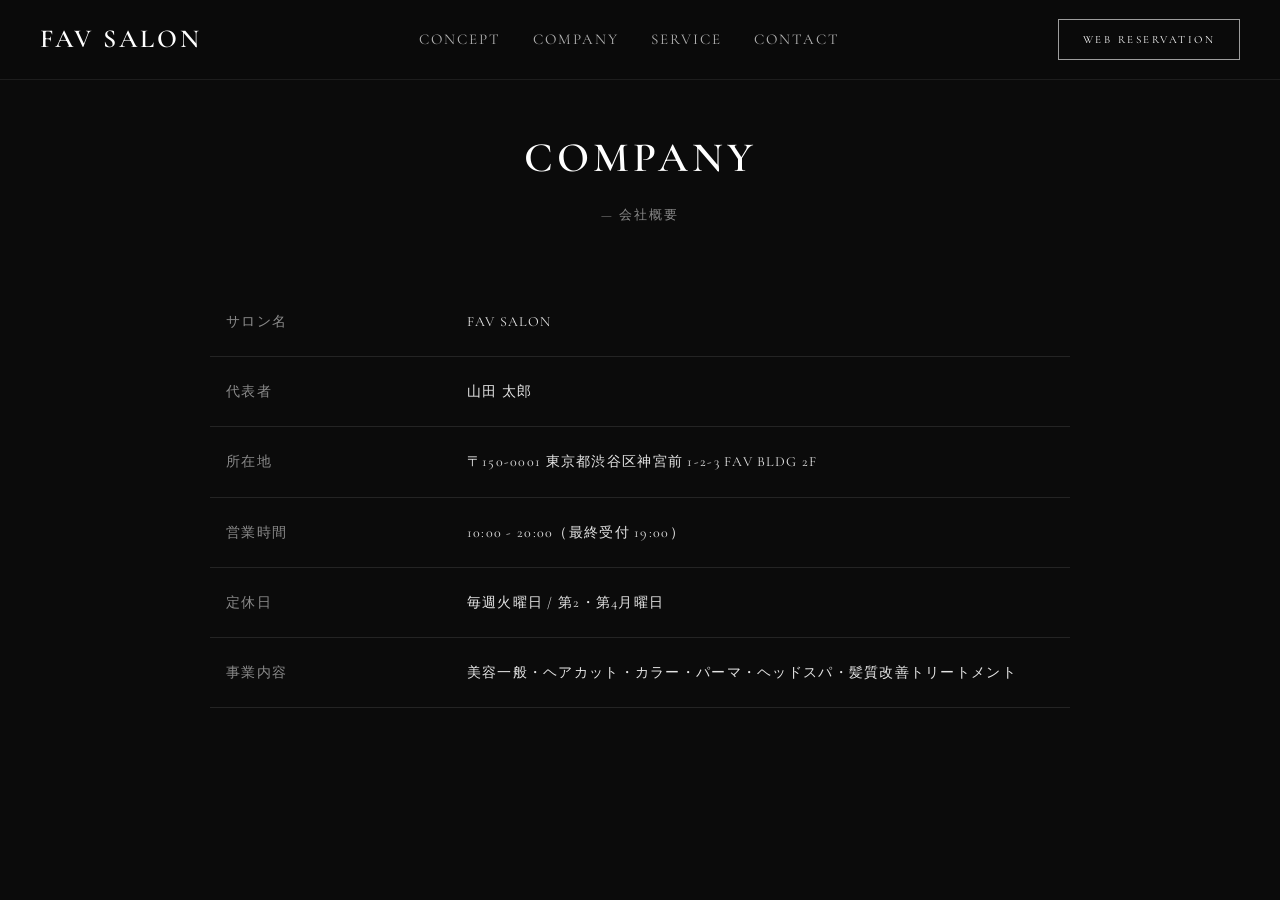
<file: company.html>
<!DOCTYPE html>
<html lang="ja">
<head>
  <meta charset="UTF-8">
  <meta name="viewport" content="width=device-width, initial-scale=1.0">
  <title>FAV SALON</title>
  <link rel="preconnect" href="https://fonts.googleapis.com">
  <link rel="preconnect" href="https://fonts.gstatic.com" crossorigin>
  <link href="https://fonts.googleapis.com/css2?family=Cormorant+Garamond:wght@400;600&display=swap" rel="stylesheet">
  <link rel="stylesheet" href="style.css">
</head>
<body>

  <header class="header">
    <div class="logo"><a href="index.html">FAV SALON</a></div>
    <nav class="nav-menu">
      <ul>
        <li><a href="index.html#concept">CONCEPT</a></li>
        <li><a href="company.html">COMPANY</a></li>
        <li><a href="service.html">SERVICE</a></li>
        <li><a href="contact.html">CONTACT</a></li>
      </ul>
    </nav>
    <div class="header-right">
      <a href="reserve.html" class="btn-reserve">WEB RESERVATION</a>
    </div>
  </header>

  <main style="padding-top: 120px;" class="container">
    <div class="page-title">
      <h1>COMPANY</h1>
      <p>— 会社概要</p>
    </div>

    <table class="info-table">
      <tr>
        <th>サロン名</th>
        <td>FAV SALON</td>
      </tr>
      <tr>
        <th>代表者</th>
        <td>山田 太郎</td>
      </tr>
      <tr>
        <th>所在地</th>
        <td>〒150-0001 東京都渋谷区神宮前 1-2-3 FAV BLDG 2F</td>
      </tr>
      <tr>
        <th>営業時間</th>
        <td>10:00 - 20:00（最終受付 19:00）</td>
      </tr>
      <tr>
        <th>定休日</th>
        <td>毎週火曜日 / 第2・第4月曜日</td>
      </tr>
      <tr>
        <th>事業内容</th>
        <td>美容一般・ヘアカット・カラー・パーマ・ヘッドスパ・髪質改善トリートメント</td>
      </tr>
    </table>
  </main>

</body>
</html>
</file>
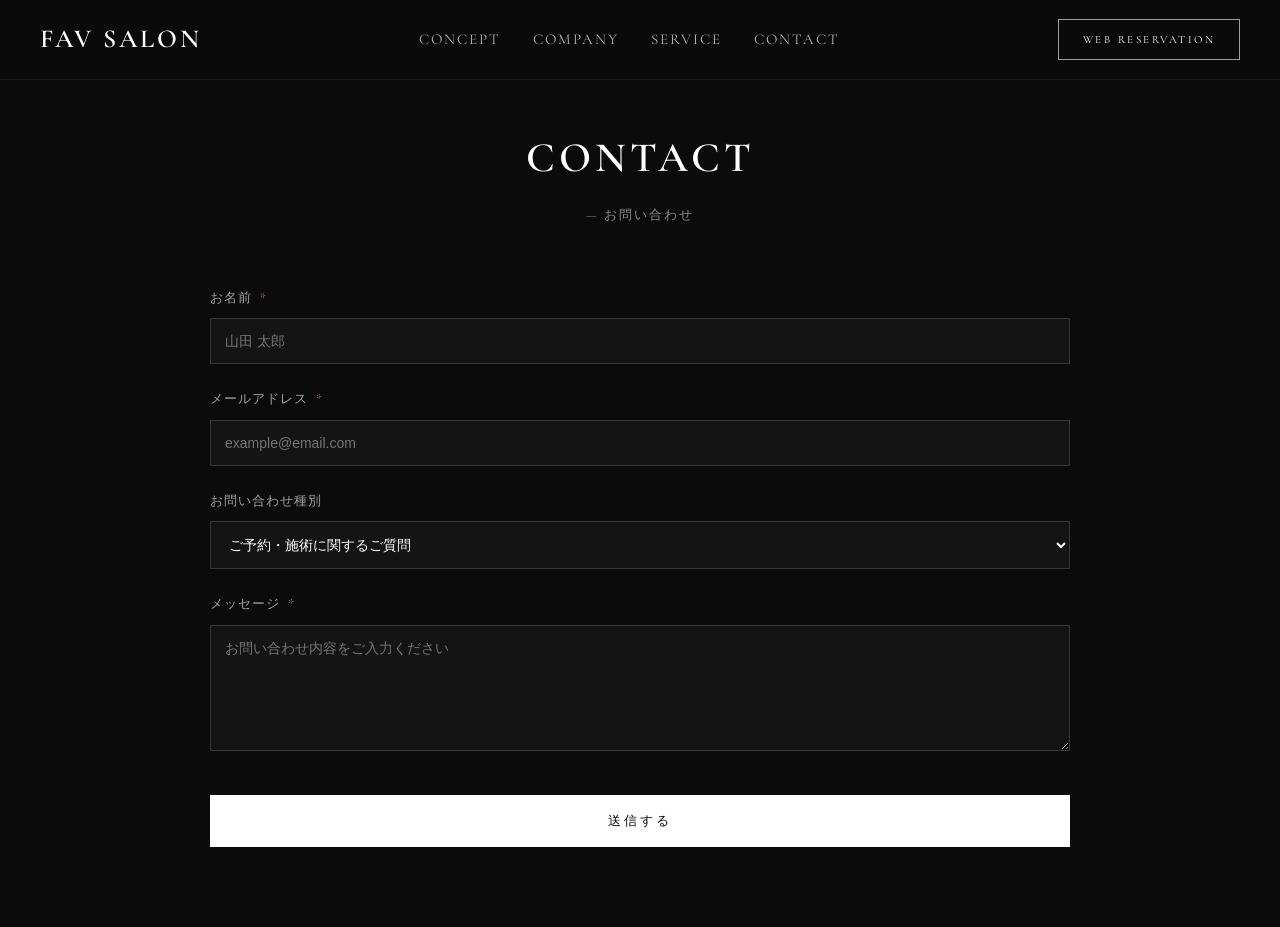
<file: contact.html>
<!DOCTYPE html>
<html lang="ja">
<head>
  <meta charset="UTF-8">
  <meta name="viewport" content="width=device-width, initial-scale=1.0">
  <title>CONTACT | FAV SALON</title>
  <link rel="preconnect" href="https://fonts.googleapis.com">
  <link rel="preconnect" href="https://fonts.gstatic.com" crossorigin>
  <link href="https://fonts.googleapis.com/css2?family=Cormorant+Garamond:wght@400;600&display=swap" rel="stylesheet">
  <link rel="stylesheet" href="style.css">
</head>
<body>

  <header class="header">
    <div class="logo"><a href="index.html">FAV SALON</a></div>
    <nav class="nav-menu">
      <ul>
        <li><a href="index.html#concept">CONCEPT</a></li>
        <li><a href="company.html">COMPANY</a></li>
        <li><a href="service.html">SERVICE</a></li>
        <li><a href="contact.html">CONTACT</a></li>
      </ul>
    </nav>
    <div class="header-right">
      <a href="reserve.html" class="btn-reserve">WEB RESERVATION</a>
    </div>
  </header>

  <main style="padding-top: 120px;" class="container">
    <div class="page-title">
      <h1>CONTACT</h1>
      <p>— お問い合わせ</p>
    </div>

    <form class="contact-form" action="#" method="post">
      <div class="form-group">
        <label>お名前 <span>*</span></label>
        <input type="text" placeholder="山田 太郎" required>
      </div>

      <div class="form-group">
        <label>メールアドレス <span>*</span></label>
        <input type="email" placeholder="example@email.com" required>
      </div>

      <div class="form-group">
        <label>お問い合わせ種別</label>
        <select>
          <option>ご予約・施術に関するご質問</option>
          <option>採用について</option>
          <option>その他</option>
        </select>
      </div>

      <div class="form-group">
        <label>メッセージ <span>*</span></label>
        <textarea rows="6" placeholder="お問い合わせ内容をご入力ください" required></textarea>
      </div>

      <button type="submit" class="btn-submit">送信する</button>
    </form>
  </main>

</body>
</html>
</file>
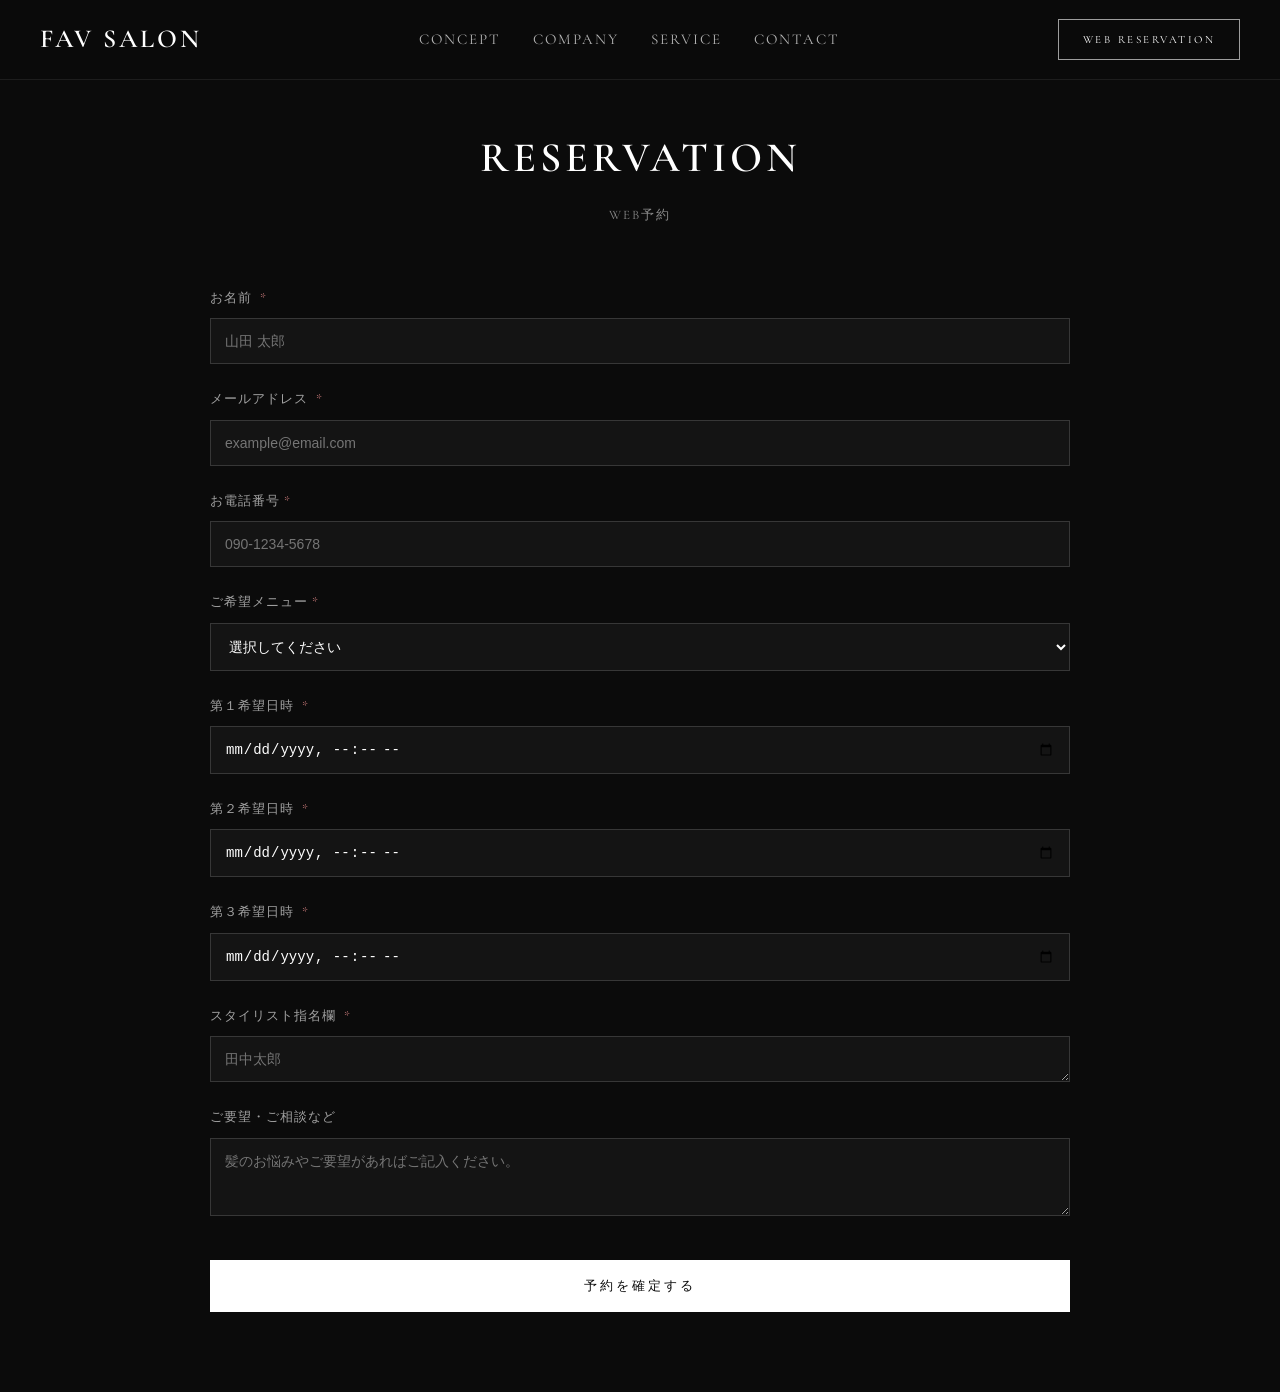
<file: reserve.html>
<!DOCTYPE html>
<html lang="ja">

<head>
    <meta charset="UTF-8">
    <meta name="viewport" content="width=device-width, initial-scale=1.0">
    <title>RESERVATION</title>
    <link rel="preconnect" href="https://fonts.googleapis.com">
    <link rel="preconnect" href="https://fonts.gstatic.com" crossorigin>
    <link href="https://fonts.googleapis.com/css2?family=Cormorant+Garamond:wght@400;600&display=swap" rel="stylesheet">
    <link rel="stylesheet" href="style.css">
</head>

<body>
    <header class="header">
        <div class="logo">
            <a href="index.html">FAV SALON</a>
        </div>
        <nav class="nav-menu">
            <ul>
                <li><a href="index.html#concept">CONCEPT</a></li>
                <li><a href="company.html">COMPANY</a></li>
                <li><a href="service.html">SERVICE</a></li>
                <li><a href="contact.html">CONTACT</a></li>
            </ul>
        </nav>
        <div class="header-right">
            <a href="reserve.html" class="btn-reserve">WEB RESERVATION</a>
        </div>

    </header>

    <main style="padding-top: 120px;" class="container">
        <div class="page-title">
            <h1>
                RESERVATION
            </h1>
            <p>WEB予約</p>
        </div>

        <form class="contact-form" action="#" method="post">
            <div class="form-group">
                <label>お名前 <span>*</span></label>
                <input type="text" placeholder="山田 太郎" required>
            </div>

            <div class="form-group">
                <label>メールアドレス <span>*</span></label>
                <input type="email" placeholder="example@email.com" required>
            </div>

            <div class="form-group">
                <label>お電話番号<span>*</span></label>
                <input type="tell" placeholder="090-1234-5678" required>
            </div>

            <div class="form-group">
                <label>ご希望メニュー<span>*</span></label>
                <select required>
                    <option value="">
                        選択してください
                    </option>
                    <option>デザインカット（シャンプー・ブロー込）¥8800</option>
                    <option>前髪カット ¥2200</option>
                    <option>オーガニックフルカラー　¥9900</option>
                    <option>ハイライト/インナーカラー ¥13200~</option>
                    <option>プレミアム髪質改善トリートメント ¥12100</option>
                    <option>オーガニックヘッドスパ（45分）¥7700</option>
                </select>
            </div>

            <div class="form-group">
                <label>第１希望日時 <span>*</span></label>
                <input type="datetime-local" required>
            </div>
            <div class="form-group">
                <label>第２希望日時 <span>*</span></label>
                <input type="datetime-local" required>
            </div>
            <div class="form-group">
                <label>第３希望日時 <span>*</span></label>
                <input type="datetime-local" required>
            </div>
            <div class="form-group">
                <label>スタイリスト指名欄 <span>*</span></label>
                <textarea rows="1" placeholder="田中太郎"></textarea>
            </div>
            <div class="form-group">
                <label>ご要望・ご相談など</label>
                <textarea rows="3" placeholder="髪のお悩みやご要望があればご記入ください。"></textarea>
            </div>

            <button type="submit" class="btn-submit">予約を確定する</button>
        </form>

    </main>


</body>

</html>
</file>
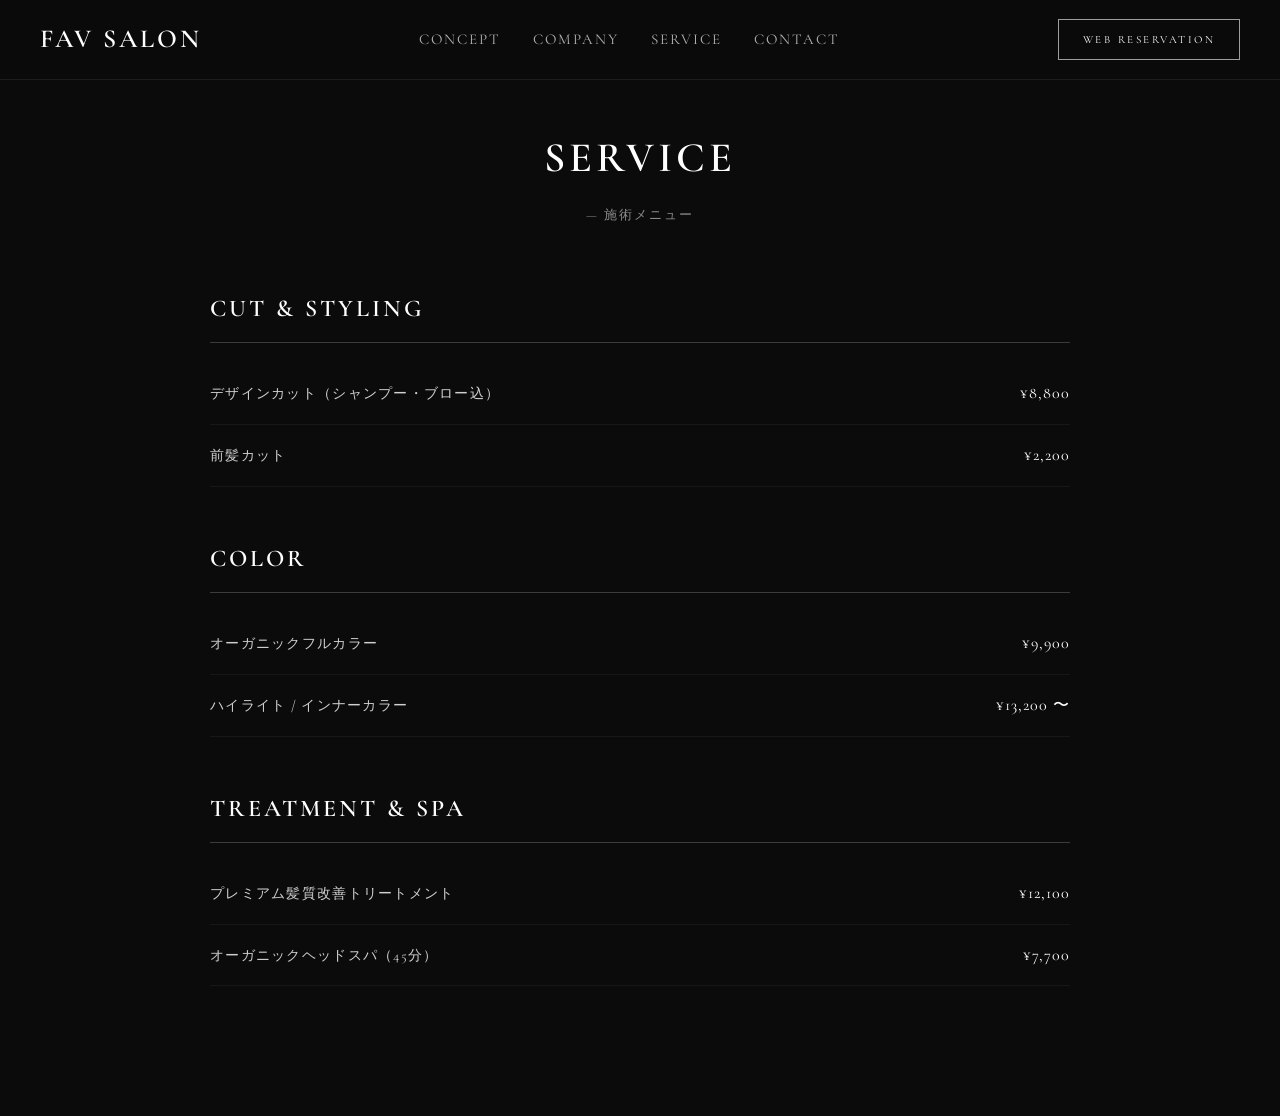
<file: service.html>
<!DOCTYPE html>
<html lang="ja">
<head>
  <meta charset="UTF-8">
  <meta name="viewport" content="width=device-width, initial-scale=1.0">
  <title>SERVICE | FAV SALON</title>
  <link rel="preconnect" href="https://fonts.googleapis.com">
  <link rel="preconnect" href="https://fonts.gstatic.com" crossorigin>
  <link href="https://fonts.googleapis.com/css2?family=Cormorant+Garamond:wght@400;600&display=swap" rel="stylesheet">
  <link rel="stylesheet" href="style.css">
</head>
<body>

  <header class="header">
    <div class="logo"><a href="index.html">FAV SALON</a></div>
    <nav class="nav-menu">
      <ul>
        <li><a href="index.html#concept">CONCEPT</a></li>
        <li><a href="company.html">COMPANY</a></li>
        <li><a href="service.html">SERVICE</a></li>
        <li><a href="contact.html">CONTACT</a></li>
      </ul>
    </nav>
    <div class="header-right">
      <a href="reserve.html" class="btn-reserve">WEB RESERVATION</a>
    </div>
  </header>

  <main style="padding-top: 120px;" class="container">
    <div class="page-title">
      <h1>SERVICE</h1>
      <p>— 施術メニュー</p>
    </div>

    <section class="menu-category">
      <h2>CUT & STYLING</h2>
      <div class="menu-item">
        <span class="menu-name">デザインカット（シャンプー・ブロー込）</span>
        <span class="menu-price">¥8,800</span>
      </div>
      <div class="menu-item">
        <span class="menu-name">前髪カット</span>
        <span class="menu-price">¥2,200</span>
      </div>
    </section>

    <section class="menu-category">
      <h2>COLOR</h2>
      <div class="menu-item">
        <span class="menu-name">オーガニックフルカラー</span>
        <span class="menu-price">¥9,900</span>
      </div>
      <div class="menu-item">
        <span class="menu-name">ハイライト / インナーカラー</span>
        <span class="menu-price">¥13,200 〜</span>
      </div>
    </section>

    <section class="menu-category">
      <h2>TREATMENT & SPA</h2>
      <div class="menu-item">
        <span class="menu-name">プレミアム髪質改善トリートメント</span>
        <span class="menu-price">¥12,100</span>
      </div>
      <div class="menu-item">
        <span class="menu-name">オーガニックヘッドスパ（45分）</span>
        <span class="menu-price">¥7,700</span>
      </div>
    </section>
  </main>

</body>
</html>
</file>
<file: style.css>
@charset "UTF-8";

/* ==========================================================================
   1. リセット & 共通ベース設定
   ========================================================================== */
*,
*::before,
*::after {
    box-sizing: border-box;
    margin: 0;
    padding: 0;
}

html {
    scroll-behavior: smooth;
    font-size: 16px;
}

body {
    /* 英字・和文ともに高級感のある明朝系フォントを指定 */
    font-family: 'Cormorant Garamond', "Yu Mincho", "游明朝", "YuMincho", "HG明朝E", "MS P明朝", Georgia, serif;
    background-color: #0b0b0b;
    color: #e5e5e5;
    line-height: 1.8;
    letter-spacing: 0.08em;
    /* 文字間隔をやや広げてエレガントに */
    overflow-x: hidden;
}

a {
    color: inherit;
    text-decoration: none;
    transition: all 0.3s ease;
}

img {
    max-width: 100%;
    height: auto;
    vertical-align: bottom;
}

/* 共通コンテナ */
.container {
    max-width: 900px;
    margin: 0 auto;
    padding: 120px 20px 80px;
}

/* 下層ページ タイトルスタイル */
.page-title {
    text-align: center;
    margin-bottom: 60px;
}

.page-title h1 {
    font-family: 'Cormorant Garamond', serif;
    font-size: 42px;
    font-weight: 600;
    letter-spacing: 4px;
    color: #ffffff;
    margin-bottom: 8px;
}

.page-title p {
    font-size: 13px;
    color: #8a8a8a;
    letter-spacing: 2px;
}

/* ==========================================================================
   2. ヘッダー & ナビゲーション
   ========================================================================== */
.header {
    position: fixed;
    top: 0;
    left: 0;
    width: 100%;
    height: 80px;
    display: flex;
    justify-content: space-between;
    align-items: center;
    padding: 0 40px;
    background-color: rgba(11, 11, 11, 0.85);
    backdrop-filter: blur(8px);
    -webkit-backdrop-filter: blur(8px);
    z-index: 1000;
    border-bottom: 1px solid rgba(255, 255, 255, 0.08);
}

.logo a {
    font-family: 'Cormorant Garamond', serif;
    font-size: 26px;
    font-weight: 600;
    letter-spacing: 3px;
    color: #ffffff;
}

/* ナビゲーションメニュー */
.nav-menu ul {
    display: flex;
    list-style: none;
    gap: 32px;
}

.nav-menu a {
    font-family: 'Cormorant Garamond', serif;
    font-size: 15px;
    letter-spacing: 2px;
    color: #b3b3b3;
    position: relative;
    padding: 5px 0;
}

.nav-menu a::after {
    content: '';
    position: absolute;
    bottom: 0;
    left: 0;
    width: 0;
    height: 1px;
    background-color: #ffffff;
    transition: width 0.3s ease;
}

.nav-menu a:hover {
    color: #ffffff;
}

.nav-menu a:hover::after {
    width: 100%;
}

/* 右側エリア（予約ボタン） */
.header-right {
    display: flex;
    align-items: center;
    gap: 20px;
}

/* Web予約ボタン（高級感のあるホバー演出） */
.btn-reserve {
    display: inline-block;
    padding: 10px 24px;
    font-size: 11px;
    letter-spacing: 2.5px;
    color: #ffffff;
    border: 1px solid rgba(255, 255, 255, 0.6);
    background: transparent;
    transition: all 0.4s cubic-bezier(0.165, 0.84, 0.44, 1);
}

.btn-reserve:hover {
    background-color: #ffffff;
    color: #0b0b0b;
    border-color: #ffffff;
    box-shadow: 0 0 20px rgba(255, 255, 255, 0.2);
}

/* ハンバーガーボタン（将来的なJS拡張用） */
.hamburger {
    display: none;
    background: none;
    border: none;
    cursor: pointer;
    flex-direction: column;
    justify-content: space-between;
    width: 24px;
    height: 14px;
    padding: 0;
}

.hamburger span {
    display: block;
    width: 100%;
    height: 1px;
    background-color: #ffffff;
    transition: all 0.3s ease;
}

/* ==========================================================================
   3. トップページ（Hero, Concept, Cards）
   ========================================================================== */

/* メインビジュアル */
.main {
    position: relative;
    width: 100%;
    height: 100vh;
    min-height: 600px;
}

.main-image {
    width: 100%;
    height: 100%;
    background-size: cover;
    background-position: center 30%;
    background-repeat: no-repeat;
    position: relative;
    display: flex;
    flex-direction: column;
    align-items: center;
    justify-content: flex-start;
    padding-top: 100px;
    box-sizing: border-box;
}

.main-overlay {
    position: absolute;
    top: 0;
    left: 0;
    width: 100%;
    height: 100%;
    background: linear-gradient(to bottom,
            rgba(11, 11, 11, 0.3) 0%,
            rgba(11, 11, 11, 0.6) 100%);
}

.main-text {
    position: relative;
    z-index: 2;
    text-align: left;
    padding-left: 20%;
    width: 100%;
    max-width: 1200px;
    margin: 0 auto;
    box-sizing: border-box;
}

.en-title {
    font-family: 'Cormorant Garamond', serif;
    font-size: 48px;
    line-height: 1.2;
    letter-spacing: 3px;
    color: #ffffff;
    margin-bottom: 20px;
    margin-left: 20px;
    white-space: normal;
    text-align: left;

}

.ja-title {
    font-size: 14px;
    letter-spacing: 4px;
    color: #e0e0e0;
    margin-left: 20px;
    text-align: left;

}

/* --- PC（画面幅 1024px 以上）のときだけ適用するスタイル --- */
@media screen and (min-width: 1024px) {
    .main {
        height: 140vh;
        /* PCの時だけ画面1.4倍分に伸ばして縦長にする */
        min-height: 950px;
        /* 大画面モニターでも途切れない最小高さを確保 */
    }

    .main-image {
        background-position: center 25%;
        /* PCの大画面で顔と肩がベストな位置に映るよう微調整 */
        padding-top: 200px;
    }
}

/* コンセプト */
.concept {
    max-width: 800px;
    margin: 0 auto;
    padding: 120px 20px;
    text-align: center;
}

.concept h2 {
    font-size: 22px;
    font-weight: 400;
    letter-spacing: 2px;
    line-height: 1.8;
    color: #ffffff;
    margin-bottom: 30px;
}

.concept p {
    font-size: 14px;
    color: #a0a0a0;
    line-height: 2.2;
}

/* カードリスト */
.card-list {
    max-width: 1100px;
    margin: 0 auto;
    padding: 0 20px 120px;
    display: grid;
    /*display: grid; は、CSSで要素を格子状（縦横の2次元）に配置するためのレイアウト手法です。親要素に指定することで、子要素をきれいな表やタイル状に並べることができます。
  基本的な使い方コンテナの作成: 親要素に display: grid; を指定します。列の指定: grid-template-columns で列の数や幅を決めます（例: repeat(3, 1fr) で3等分）。行の指定: grid-template-rows で行の高さを決めます。
  隙間の設定: gap プロパティでアイテム同士のすき間を簡単に調整できます。主な特徴2次元レイアウト: 縦と横の行・列を同時にコントロールできます。柔軟なサイズ指定: fr 単位を使うと、画面幅に合わせた割合でサイズを自動調整できます。*/
    grid-template-columns: repeat(3, 1fr);
    gap: 30px;
}

.card {
    position: relative;
    height: 380px;
    background-size: cover;
    background-position: center;
    display: flex;
    align-items: flex-end;
    padding: 30px;
    overflow: hidden;
    border: 1px solid rgba(255, 255, 255, 0.1);
    transition: transform 0.5s ease, border-color 0.5s ease;
}

.card-overlay {
    position: absolute;
    top: 0;
    left: 0;
    width: 100%;
    height: 100%;
    background: linear-gradient(to top,
            rgba(11, 11, 11, 0.85) 0%,
            rgba(11, 11, 11, 0.2) 100%);
    transition: opacity 0.5s ease;
}

.card-content {
    position: relative;
    z-index: 2;
    transition: transform 0.5s ease;
}

.card-content h3 {
    font-family: 'Cormorant Garamond', serif;
    font-size: 28px;
    letter-spacing: 3px;
    color: #ffffff;
    margin-bottom: 5px;
}

.card-content p {
    font-size: 12px;
    color: #b3b3b3;
    letter-spacing: 1px;
}

/* カード ホバーエフェクト */
.card:hover {
    transform: translateY(-8px);
    border-color: rgba(255, 255, 255, 0.4);
}

.card:hover .card-overlay {
    background: linear-gradient(to top,
            rgba(11, 11, 11, 0.95) 0%,
            rgba(11, 11, 11, 0.3) 100%);
}

.card:hover .card-content {
    transform: translateY(-5px);
}

/* ==========================================================================
   4. 下層ページ共通・固有スタイル
   ========================================================================== */

/* --- A. 会社概要（COMPANY）--- */
.info-table {
    width: 100%;
    border-collapse: collapse;
    margin-top: 20px;
}

.info-table th,
.info-table td {
    padding: 22px 16px;
    border-bottom: 1px solid rgba(255, 255, 255, 0.1);
    font-size: 14px;
    line-height: 1.8;
}

.info-table th {
    width: 28%;
    color: #8a8a8a;
    font-weight: normal;
    text-align: left;
    vertical-align: top;
}

.info-table td {
    color: #e5e5e5;
}

/* --- B. サービス（SERVICE）--- */
.menu-category {
    margin-bottom: 50px;
}

.menu-category h2 {
    font-family: 'Cormorant Garamond', serif;
    font-size: 24px;
    font-weight: 600;
    letter-spacing: 3px;
    color: #ffffff;
    padding-bottom: 12px;
    border-bottom: 1px solid rgba(255, 255, 255, 0.2);
    margin-bottom: 20px;
}

.menu-item {
    display: flex;
    justify-content: space-between;
    align-items: baseline;
    padding: 16px 0;
    border-bottom: 1px solid rgba(255, 255, 255, 0.05);
    font-size: 14px;
}

.menu-name {
    color: #d0d0d0;
}

.menu-price {
    font-family: 'Cormorant Garamond', serif;
    font-size: 16px;
    color: #ffffff;
    letter-spacing: 1px;
}

/* --- C. お問い合わせ（CONTACT）--- */
.contact-form {
    display: flex;
    flex-direction: column;
    gap: 24px;
}

.form-group {
    display: flex;
    flex-direction: column;
    gap: 8px;
}

.form-group label {
    font-size: 13px;
    color: #a0a0a0;
    letter-spacing: 1px;
}

.form-group label span {
    color: #c97a7a;
    margin-left: 4px;
}

.form-group input,
.form-group select,
.form-group textarea {
    width: 100%;
    padding: 14px;
    background-color: #141414;
    border: 1px solid rgba(255, 255, 255, 0.15);
    border-radius: 0;
    color: #ffffff;
    font-size: 14px;
    outline: none;
    transition: border-color 0.3s ease;
}

.form-group input:focus,
.form-group select:focus,
.form-group textarea:focus .form-group input [type="datetime-local"] {
    width: 100%;
    padding: 14px;
    background-color: #141414;
    border: 1px solid rgba(255, 255, 255, 0.15);
    border-radius: 0;
    color: #ffffff;
    font-size: 14px;
    outline: none;
    transition: border-color 0.3s ease;
    border-color: #ffffff;
}

.form-group select option {
    background-color: #141414;
    color: #ffffff;
}

.btn-submit {
    margin-top: 20px;
    padding: 16px;
    background-color: #ffffff;
    color: #0b0b0b;
    border: 1px solid #ffffff;
    font-size: 13px;
    letter-spacing: 3px;
    cursor: pointer;
    transition: all 0.3s ease;
}

.btn-submit:hover {
    background-color: transparent;
    color: #ffffff;
}

/* ==========================================================================
   5. レスポンシブ対応（スマホ・タブレット表示）
   ========================================================================== */
@media (max-width: 960px) {
    .card-list {
        grid-template-columns: 1fr;
        gap: 20px;
    }

    .card {
        height: 260px;
    }
}

@media (max-width: 768px) {
    .header {
        padding: 0 20px;
        height: 70px;
    }

    .nav-menu {
        display: none;
        /* スマホ時はメニューを折りたたむ設計 */
    }

    .hamburger {
        display: flex;
    }

    .en-title {
        font-size: 32px;
    }

    .ja-title {
        font-size: 12px;
    }

    .concept {
        padding: 80px 20px;
    }

    .concept h2 {
        font-size: 18px;
    }

    .container {
        padding-top: 100px;
    }

    .info-table th,
    .info-table td {
        display: block;
        width: 100%;
        padding: 10px 0;
    }

    .info-table th {
        border-bottom: none;
        color: #ffffff;
    }

    .info-table tr {
        border-bottom: 1px solid rgba(255, 255, 255, 0.1);
        display: block;
        padding: 10px 0;
    }
}
</file>
